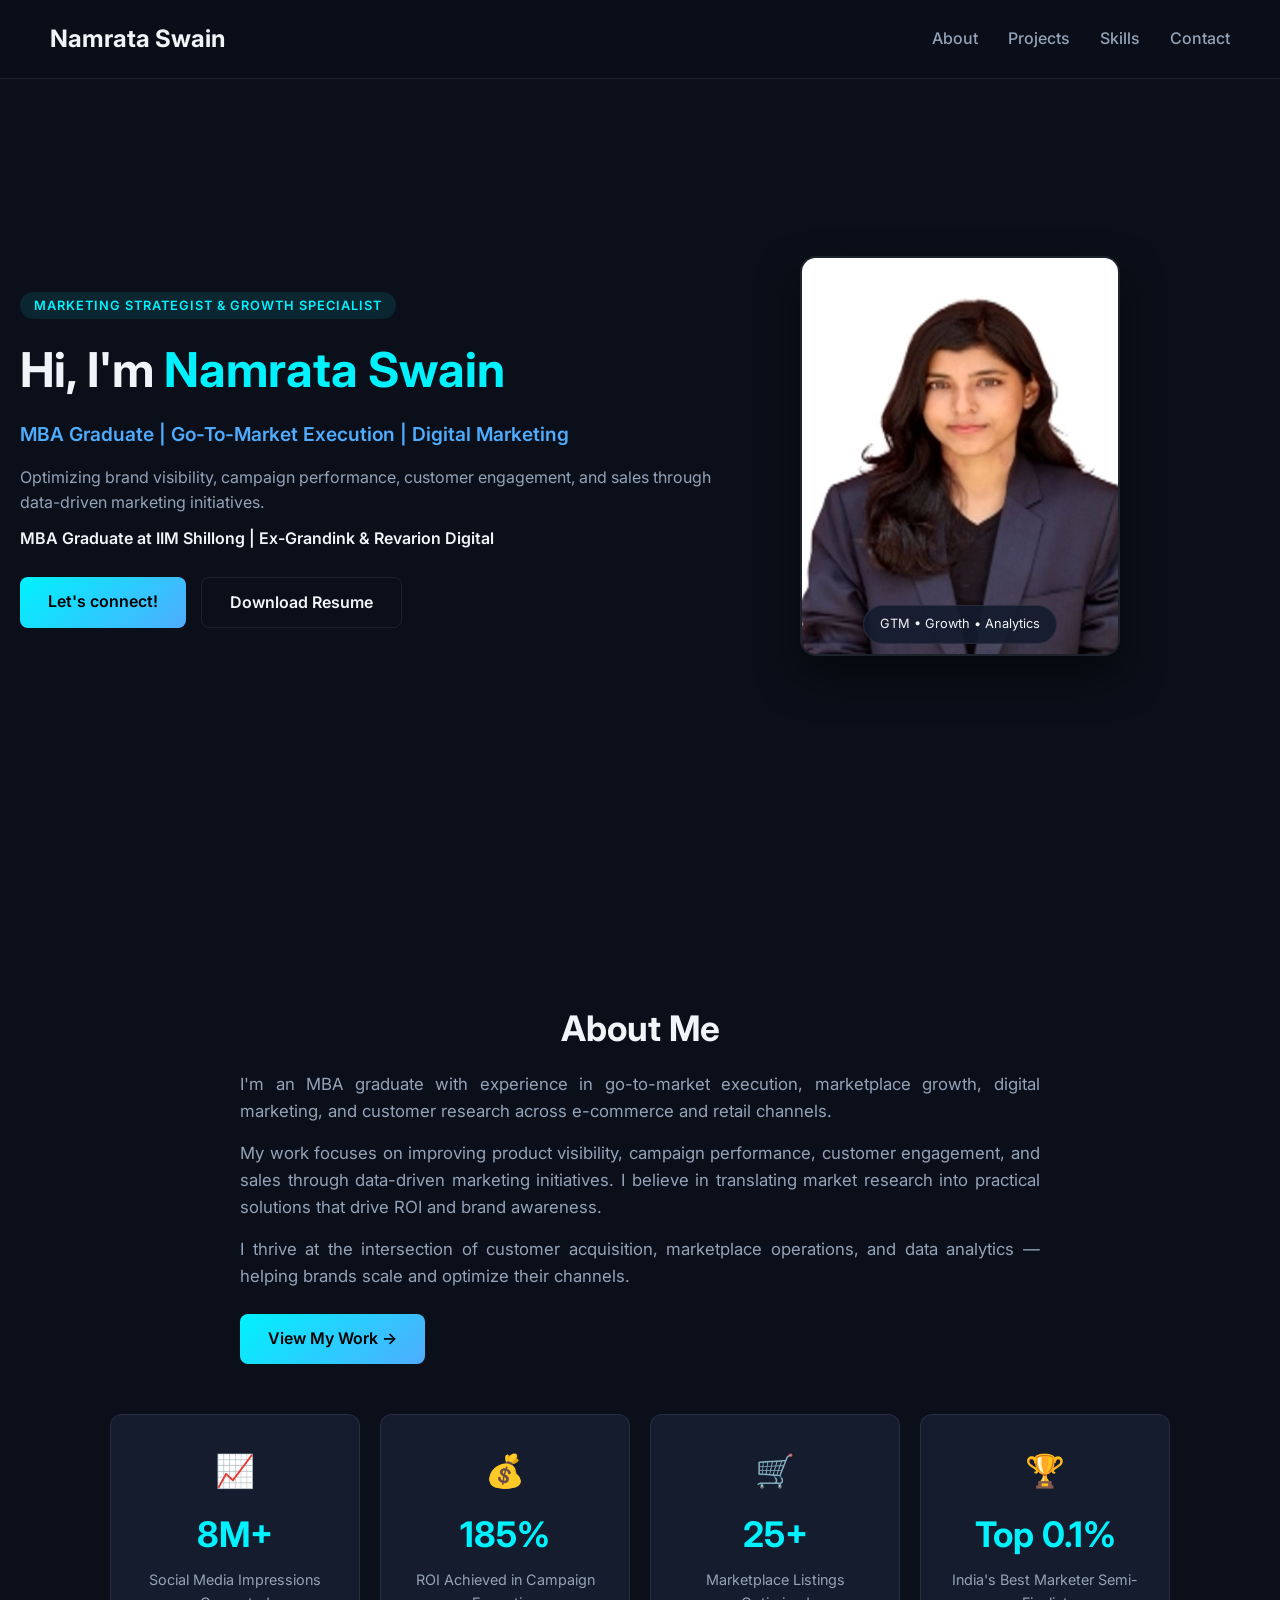
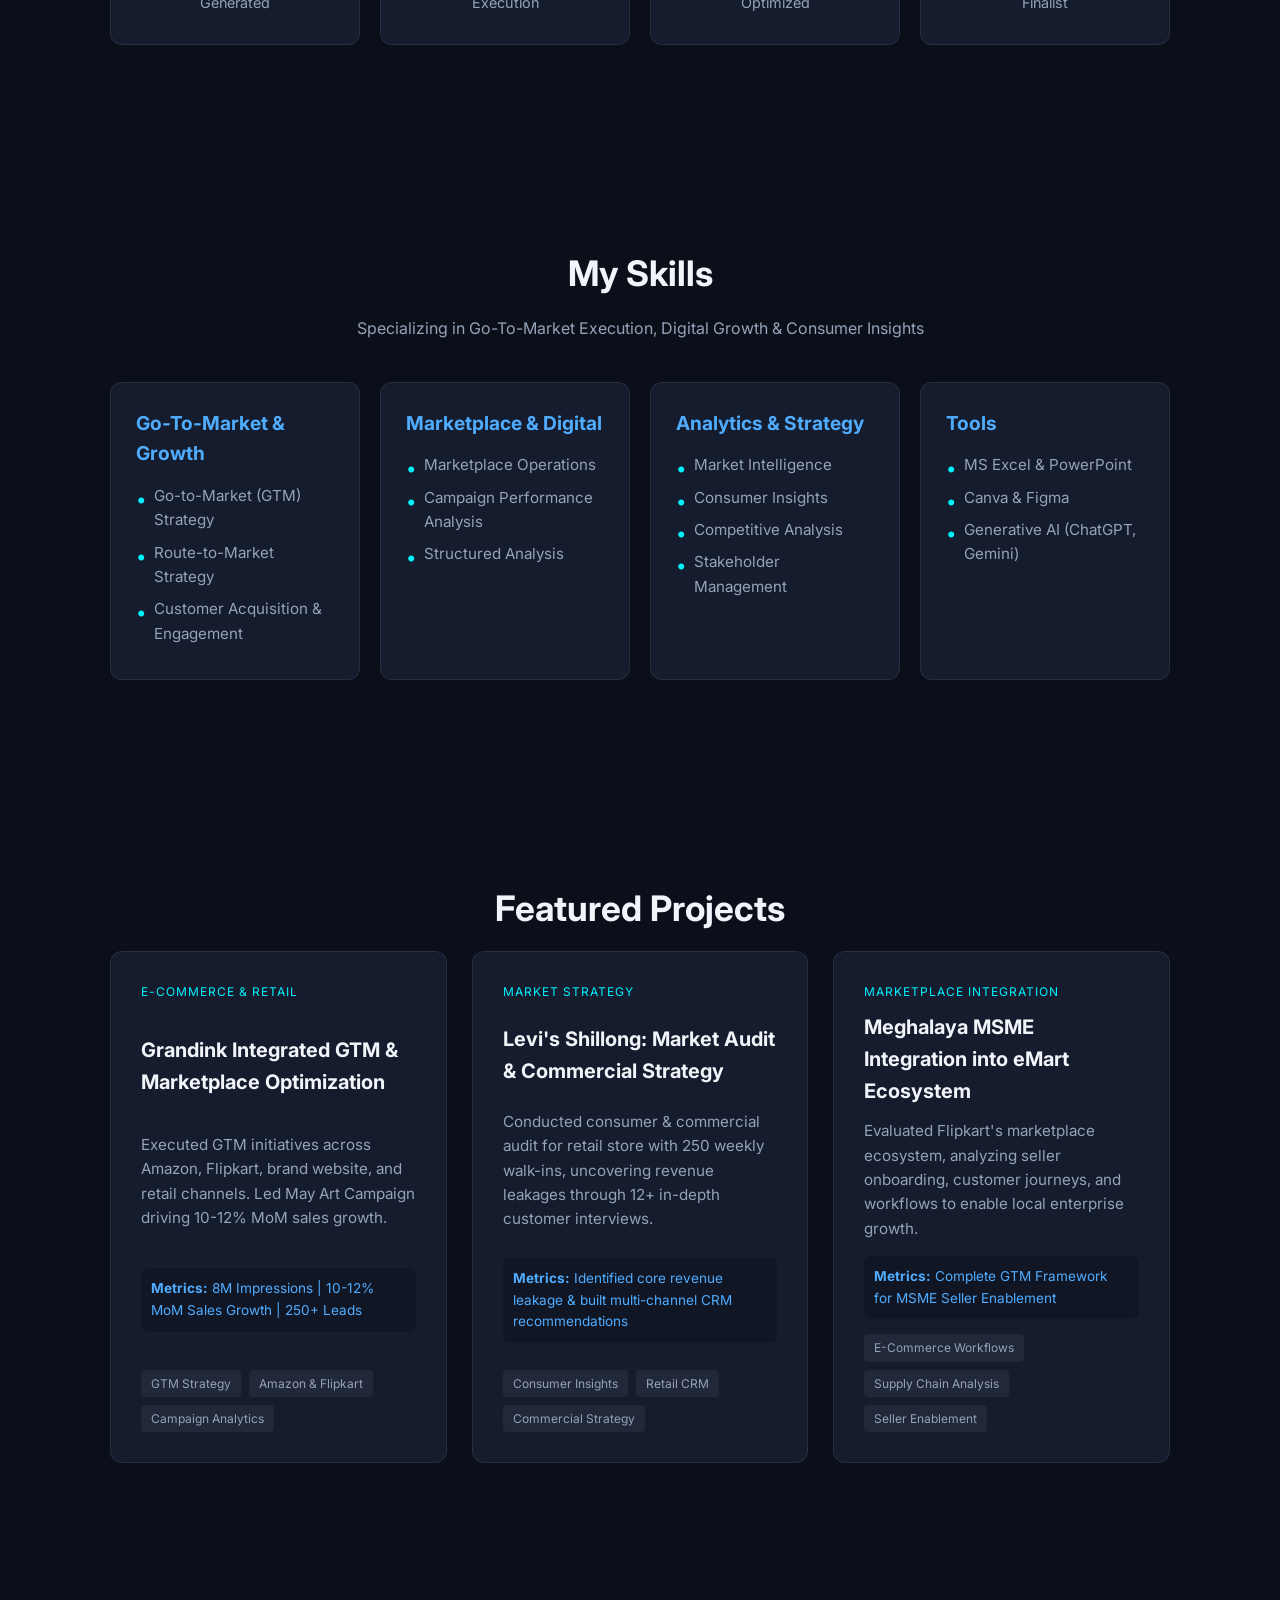
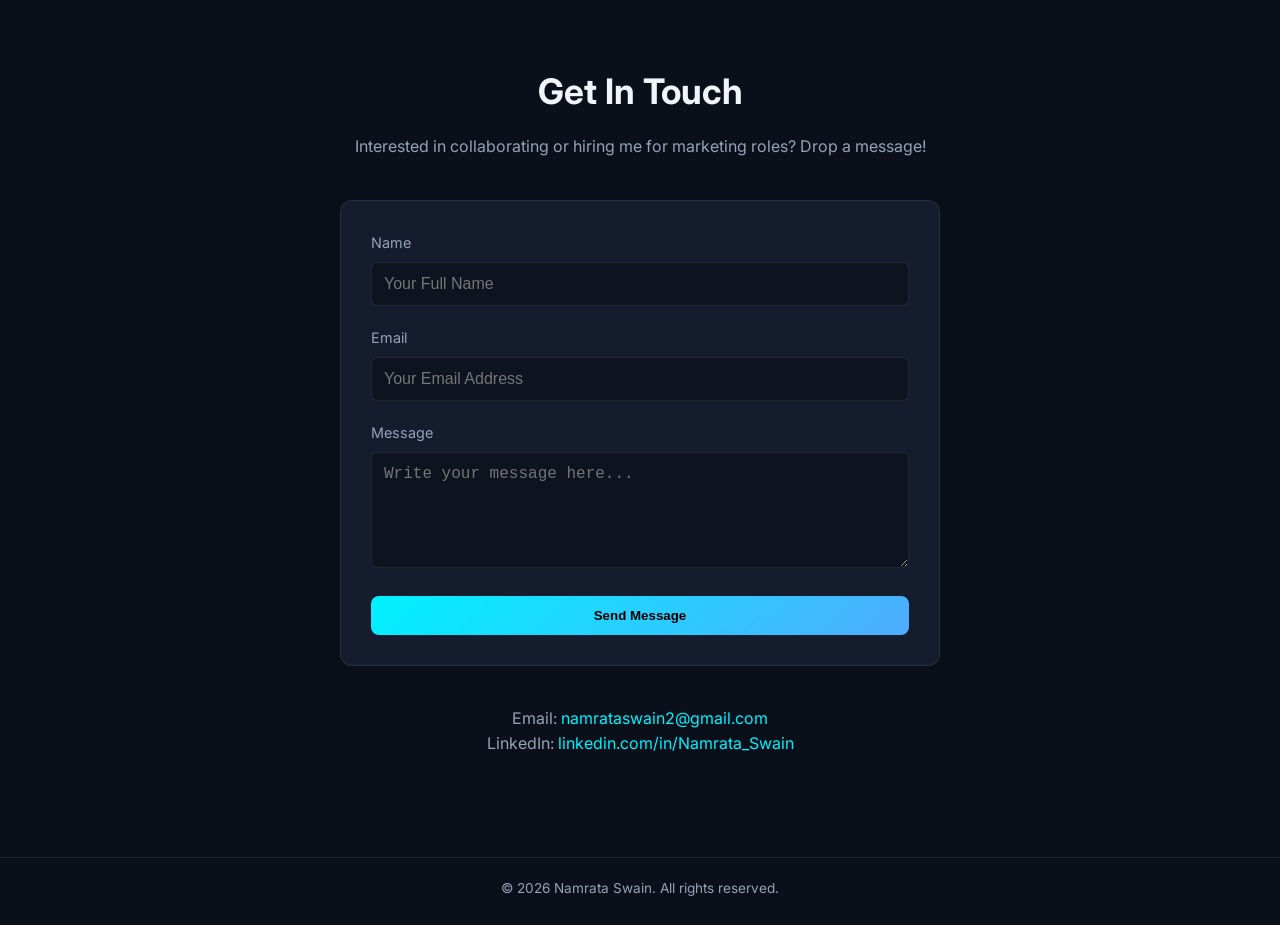
<file: index.html>
<!DOCTYPE html>
<html lang="en">
<head>
  <meta charset="UTF-8">
  <meta name="viewport" content="width=device-width, initial-scale=1.0">
  <title>Namrata Swain | Marketing Portfolio</title>
  <link rel="stylesheet" href="style.css">
  <link rel="preconnect" href="https://fonts.googleapis.com">
  <link rel="preconnect" href="https://fonts.gstatic.com" crossorigin>
  <link href="https://fonts.googleapis.com/css2?family=Inter:wght@300;400;600;700&display=swap" rel="stylesheet">
</head>
<body>

  <!-- Navigation Bar -->
  <nav class="navbar">
    <div class="logo">Namrata Swain</div>
    <ul class="nav-links">
      <li><a href="#about">About</a></li>
      <li><a href="#projects">Projects</a></li>
      <li><a href="#skills">Skills</a></li>
      <li><a href="#contact">Contact</a></li>
    </ul>
  </nav>

  <!-- Section 1: Hero / Introduction -->
  <section id="home" class="hero-section">
    <div class="hero-container">
      <div class="hero-text">
        <span class="badge">MARKETING STRATEGIST &amp; GROWTH SPECIALIST</span>
        <h1>Hi, I'm <span class="highlight">Namrata Swain</span></h1>
        <h2>MBA Graduate | Go-To-Market Execution | Digital Marketing</h2>
        <p>Optimizing brand visibility, campaign performance, customer engagement, and sales through data-driven marketing initiatives.</p>
        <p class="sub-lead">MBA Graduate at IIM Shillong | Ex-Grandink &amp; Revarion Digital</p>
        <div class="hero-buttons">
          <a href="#contact" class="btn btn-primary">Let's connect!</a>
          <a href="Namrata_Swain_CV.pdf" download class="btn btn-secondary">Download Resume</a>
        </div>
      </div>
      <div class="hero-image-container">
        <img src="profile.jpg" alt="Namrata Swain Photo" class="profile-img">
        <div class="img-badge">GTM • Growth • Analytics</div>
      </div>
    </div>
  </section>

  <!-- Section 2: About Me -->
  <section id="about" class="about-section">
    <div class="container">
      <h2 class="section-title">About Me</h2>
      <div class="about-content">
        <p>I'm an MBA graduate with experience in go-to-market execution, marketplace growth, digital marketing, and customer research across e-commerce and retail channels.</p>
        <p>My work focuses on improving product visibility, campaign performance, customer engagement, and sales through data-driven marketing initiatives. I believe in translating market research into practical solutions that drive ROI and brand awareness.</p>
        <p>I thrive at the intersection of customer acquisition, marketplace operations, and data analytics — helping brands scale and optimize their channels.</p>
        <div class="about-action">
          <a href="#projects" class="btn btn-primary">View My Work →</a>
        </div>
      </div>

      <!-- Highlights Grid -->
      <div class="stats-grid">
        <div class="stat-card">
          <div class="stat-icon">📈</div>
          <div class="stat-number">8M+</div>
          <div class="stat-label">Social Media Impressions Generated</div>
        </div>
        <div class="stat-card">
          <div class="stat-icon">💰</div>
          <div class="stat-number">185%</div>
          <div class="stat-label">ROI Achieved in Campaign Execution</div>
        </div>
        <div class="stat-card">
          <div class="stat-icon">🛒</div>
          <div class="stat-number">25+</div>
          <div class="stat-label">Marketplace Listings Optimized</div>
        </div>
        <div class="stat-card">
          <div class="stat-icon">🏆</div>
          <div class="stat-number">Top 0.1%</div>
          <div class="stat-label">India's Best Marketer Semi-Finalist</div>
        </div>
      </div>
    </div>
  </section>

  <!-- Section 3: Skills -->
  <section id="skills" class="skills-section">
    <div class="container">
      <h2 class="section-title">My Skills</h2>
      <p class="section-subtitle">Specializing in Go-To-Market Execution, Digital Growth &amp; Consumer Insights</p>
      
      <div class="skills-grid">
        <div class="skill-card">
          <h3>Go-To-Market &amp; Growth</h3>
          <ul>
            <li>Go-to-Market (GTM) Strategy</li>
            <li>Route-to-Market Strategy</li>
            <li>Customer Acquisition &amp; Engagement</li>
          </ul>
        </div>
        <div class="skill-card">
          <h3>Marketplace &amp; Digital</h3>
          <ul>
            <li>Marketplace Operations</li>
            <li>Campaign Performance Analysis</li>
            <li>Structured Analysis</li>
          </ul>
        </div>
        <div class="skill-card">
          <h3>Analytics &amp; Strategy</h3>
          <ul>
            <li>Market Intelligence</li>
            <li>Consumer Insights</li>
            <li>Competitive Analysis</li>
            <li>Stakeholder Management</li>
          </ul>
        </div>
        <div class="skill-card">
          <h3>Tools</h3>
          <ul>
            <li>MS Excel &amp; PowerPoint</li>
            <li>Canva &amp; Figma</li>
            <li>Generative AI (ChatGPT, Gemini)</li>
          </ul>
        </div>
      </div>
    </div>
  </section>

  <!-- Section 4: Projects -->
  <section id="projects" class="projects-section">
    <div class="container">
      <h2 class="section-title">Featured Projects</h2>
      <div class="projects-grid">
        
        <div class="project-card">
          <div class="project-tag">E-Commerce &amp; Retail</div>
          <h3>Grandink Integrated GTM &amp; Marketplace Optimization</h3>
          <p class="project-desc">Executed GTM initiatives across Amazon, Flipkart, brand website, and retail channels. Led May Art Campaign driving 10-12% MoM sales growth.</p>
          <div class="project-metrics">
            <span><strong>Metrics:</strong> 8M Impressions | 10-12% MoM Sales Growth | 250+ Leads</span>
          </div>
          <div class="project-tools">
            <span class="tool-badge">GTM Strategy</span>
            <span class="tool-badge">Amazon &amp; Flipkart</span>
            <span class="tool-badge">Campaign Analytics</span>
          </div>
        </div>

        <div class="project-card">
          <div class="project-tag">Market Strategy</div>
          <h3>Levi's Shillong: Market Audit &amp; Commercial Strategy</h3>
          <p class="project-desc">Conducted consumer &amp; commercial audit for retail store with 250 weekly walk-ins, uncovering revenue leakages through 12+ in-depth customer interviews.</p>
          <div class="project-metrics">
            <span><strong>Metrics:</strong> Identified core revenue leakage &amp; built multi-channel CRM recommendations</span>
          </div>
          <div class="project-tools">
            <span class="tool-badge">Consumer Insights</span>
            <span class="tool-badge">Retail CRM</span>
            <span class="tool-badge">Commercial Strategy</span>
          </div>
        </div>

        <div class="project-card">
          <div class="project-tag">Marketplace Integration</div>
          <h3>Meghalaya MSME Integration into eMart Ecosystem</h3>
          <p class="project-desc">Evaluated Flipkart's marketplace ecosystem, analyzing seller onboarding, customer journeys, and workflows to enable local enterprise growth.</p>
          <div class="project-metrics">
            <span><strong>Metrics:</strong> Complete GTM Framework for MSME Seller Enablement</span>
          </div>
          <div class="project-tools">
            <span class="tool-badge">E-Commerce Workflows</span>
            <span class="tool-badge">Supply Chain Analysis</span>
            <span class="tool-badge">Seller Enablement</span>
          </div>
        </div>

      </div>
    </div>
  </section>

  <!-- Section 5: Contact -->
  <section id="contact" class="contact-section">
    <div class="container">
      <h2 class="section-title">Get In Touch</h2>
      <p class="section-subtitle">Interested in collaborating or hiring me for marketing roles? Drop a message!</p>
      
      <!-- Updated Formspree Action Below -->
      <form action="https://formspree.io/f/xjykwvrz" method="POST" class="contact-form">
        <div class="form-group">
          <label for="name">Name</label>
          <input type="text" id="name" name="name" placeholder="Your Full Name" required>
        </div>
        <div class="form-group">
          <label for="email">Email</label>
          <input type="email" id="email" name="email" placeholder="Your Email Address" required>
        </div>
        <div class="form-group">
          <label for="message">Message</label>
          <textarea id="message" name="message" rows="5" placeholder="Write your message here..." required></textarea>
        </div>
        <button type="submit" class="btn btn-primary btn-block">Send Message</button>
      </form>

      <div class="contact-footer">
        <p>Email: <a href="mailto:namrataswain2@gmail.com">namrataswain2@gmail.com</a></p>
        <p>LinkedIn: <a href="https://linkedin.com/in/Namrata_Swain" target="_blank">linkedin.com/in/Namrata_Swain</a></p>
      </div>
    </div>
  </section>

  <footer class="footer">
    <p>© 2026 Namrata Swain. All rights reserved.</p>
  </footer>

</body>
</html>
</file>
<file: style.css>
:root {
  --bg-dark: #0b0f19;
  --bg-card: #151c2e;
  --text-main: #f1f5f9;
  --text-muted: #94a3b8;
  --accent-cyan: #00f2fe;
  --accent-purple: #4facfe;
  --btn-gradient: linear-gradient(135deg, #00f2fe 0%, #4facfe 100%);
  --card-border: rgba(255, 255, 255, 0.08);
}

* {
  margin: 0;
  padding: 0;
  box-sizing: border-box;
}

body {
  font-family: 'Inter', sans-serif;
  background-color: var(--bg-dark);
  color: var(--text-main);
  line-height: 1.6;
  scroll-behavior: smooth;
}

.container {
  max-width: 1100px;
  margin: 0 auto;
  padding: 0 20px;
}

/* Navbar */
.navbar {
  display: flex;
  justify-content: space-between;
  align-items: center;
  padding: 20px 50px;
  position: fixed;
  top: 0;
  width: 100%;
  background: rgba(11, 15, 25, 0.9);
  backdrop-filter: blur(10px);
  z-index: 1000;
  border-bottom: 1px solid var(--card-border);
}

.logo {
  font-size: 1.5rem;
  font-weight: 700;
  color: var(--text-main);
}

.nav-links {
  display: flex;
  list-style: none;
  gap: 30px;
}

.nav-links a {
  color: var(--text-muted);
  text-decoration: none;
  font-weight: 500;
  transition: color 0.3s;
}

.nav-links a:hover {
  color: var(--accent-cyan);
}

/* Sections */
section {
  padding: 100px 20px;
}

.section-title {
  font-size: 2.2rem;
  font-weight: 700;
  margin-bottom: 15px;
  text-align: center;
}

.section-subtitle {
  text-align: center;
  color: var(--text-muted);
  margin-bottom: 40px;
}

/* Hero Section */
.hero-section {
  min-height: 100vh;
  display: flex;
  align-items: center;
  justify-content: space-between;
  padding-top: 120px;
}

.hero-container {
  max-width: 1100px;
  display: flex;
  align-items: center;
  gap: 50px;
  flex-wrap: wrap;
}

.hero-text {
  flex: 1;
  min-width: 300px;
}

.badge {
  background: rgba(0, 242, 254, 0.1);
  color: var(--accent-cyan);
  padding: 6px 14px;
  border-radius: 20px;
  font-size: 0.8rem;
  font-weight: 600;
  letter-spacing: 1px;
}

.hero-text h1 {
  font-size: 3rem;
  margin: 15px 0 10px;
}

.highlight {
  color: var(--accent-cyan);
}

.hero-text h2 {
  font-size: 1.2rem;
  color: var(--accent-purple);
  margin-bottom: 15px;
  font-weight: 600;
}

.hero-text p {
  color: var(--text-muted);
  margin-bottom: 10px;
}

.sub-lead {
  font-weight: 600;
  color: var(--text-main) !important;
  margin-bottom: 25px !important;
}

.hero-buttons {
  display: flex;
  gap: 15px;
}

/* Buttons */
.btn {
  padding: 12px 28px;
  border-radius: 8px;
  text-decoration: none;
  font-weight: 600;
  transition: all 0.3s ease;
  cursor: pointer;
  display: inline-block;
  border: none;
}

.btn-primary {
  background: var(--btn-gradient);
  color: #000;
}

.btn-primary:hover {
  transform: translateY(-2px);
  box-shadow: 0 10px 20px rgba(0, 242, 254, 0.3);
}

.btn-secondary {
  background: transparent;
  color: var(--text-main);
  border: 1px solid var(--card-border);
}

.btn-secondary:hover {
  border-color: var(--accent-cyan);
  color: var(--accent-cyan);
}

.btn-block {
  width: 100%;
}

/* Hero Image */
.hero-image-container {
  position: relative;
}

.profile-img {
  width: 320px;
  height: 400px;
  object-fit: cover;
  border-radius: 16px;
  border: 2px solid var(--card-border);
  box-shadow: 0 20px 40px rgba(0, 0, 0, 0.5);
}

.img-badge {
  position: absolute;
  bottom: 20px;
  left: 50%;
  transform: translateX(-50%);
  background: rgba(21, 28, 46, 0.9);
  padding: 8px 16px;
  border-radius: 20px;
  font-size: 0.8rem;
  border: 1px solid var(--card-border);
  white-space: nowrap;
}

/* About & Stats */
.about-content {
  max-width: 800px;
  margin: 0 auto 50px;
  text-align: justify;
  text-justify: inter-word;
}

.about-content p {
  color: var(--text-muted);
  margin-bottom: 15px;
  font-size: 1.05rem;
}

.about-action {
  margin-top: 25px;
}

.stats-grid {
  display: grid;
  grid-template-columns: repeat(auto-fit, minmax(220px, 1fr));
  gap: 20px;
  margin-top: 40px;
}

.stat-card {
  background: var(--bg-card);
  padding: 30px 20px;
  border-radius: 12px;
  text-align: center;
  border: 1px solid var(--card-border);
  transition: all 0.3s ease;
}

.stat-card:hover {
  transform: translateY(-8px);
  border-color: var(--accent-cyan);
  box-shadow: 0 10px 30px rgba(0, 242, 254, 0.15);
}

.stat-icon {
  font-size: 2rem;
  margin-bottom: 10px;
}

.stat-number {
  font-size: 2.2rem;
  font-weight: 700;
  color: var(--accent-cyan);
}

.stat-label {
  color: var(--text-muted);
  font-size: 0.9rem;
  margin-top: 5px;
}

/* Skills Grid */
.skills-grid {
  display: grid;
  grid-template-columns: repeat(auto-fit, minmax(240px, 1fr));
  gap: 20px;
}

.skill-card {
  background: var(--bg-card);
  padding: 25px;
  border-radius: 12px;
  border: 1px solid var(--card-border);
  transition: transform 0.3s ease;
}

.skill-card:hover {
  transform: translateY(-5px);
  border-color: var(--accent-cyan);
}

.skill-card h3 {
  font-size: 1.2rem;
  margin-bottom: 15px;
  color: var(--accent-purple);
}

.skill-card ul {
  list-style: none;
}

.skill-card li {
  color: var(--text-muted);
  margin-bottom: 8px;
  font-size: 0.95rem;
  position: relative;
  padding-left: 18px;
}

.skill-card li::before {
  content: "•";
  color: var(--accent-cyan);
  position: absolute;
  left: 0;
  font-size: 1.2rem;
}

/* Projects */
.projects-grid {
  display: grid;
  grid-template-columns: repeat(auto-fit, minmax(300px, 1fr));
  gap: 25px;
}

.project-card {
  background: var(--bg-card);
  padding: 30px;
  border-radius: 12px;
  border: 1px solid var(--card-border);
  display: flex;
  flex-direction: column;
  justify-content: space-between;
  transition: border-color 0.3s ease;
}

.project-card:hover {
  border-color: var(--accent-cyan);
}

.project-tag {
  font-size: 0.75rem;
  color: var(--accent-cyan);
  text-transform: uppercase;
  letter-spacing: 1px;
  margin-bottom: 10px;
}

.project-card h3 {
  font-size: 1.25rem;
  margin-bottom: 12px;
}

.project-desc {
  color: var(--text-muted);
  font-size: 0.95rem;
  margin-bottom: 15px;
}

.project-metrics {
  background: rgba(0, 0, 0, 0.2);
  padding: 10px;
  border-radius: 6px;
  font-size: 0.85rem;
  color: var(--accent-purple);
  margin-bottom: 15px;
}

.project-tools {
  display: flex;
  gap: 8px;
  flex-wrap: wrap;
}

.tool-badge {
  background: rgba(255, 255, 255, 0.05);
  padding: 4px 10px;
  border-radius: 4px;
  font-size: 0.75rem;
  color: var(--text-muted);
}

/* Contact Form */
.contact-form {
  max-width: 600px;
  margin: 0 auto 40px;
  background: var(--bg-card);
  padding: 30px;
  border-radius: 12px;
  border: 1px solid var(--card-border);
}

.form-group {
  margin-bottom: 20px;
}

.form-group label {
  display: block;
  margin-bottom: 8px;
  font-size: 0.9rem;
  color: var(--text-muted);
}

.form-group input,
.form-group textarea {
  width: 100%;
  padding: 12px;
  background: rgba(0, 0, 0, 0.3);
  border: 1px solid var(--card-border);
  border-radius: 6px;
  color: #fff;
  font-size: 1rem;
}

.form-group input:focus,
.form-group textarea:focus {
  outline: none;
  border-color: var(--accent-cyan);
}

.contact-footer {
  text-align: center;
  color: var(--text-muted);
}

.contact-footer a {
  color: var(--accent-cyan);
  text-decoration: none;
}

/* Footer */
.footer {
  text-align: center;
  padding: 20px;
  border-top: 1px solid var(--card-border);
  color: var(--text-muted);
  font-size: 0.85rem;
}

/* Mobile Responsiveness */
@media (max-width: 768px) {
  .hero-container {
    flex-direction: column;
    text-align: center;
  }
  .hero-buttons {
    justify-content: center;
  }
  .navbar {
    padding: 15px 20px;
  }
  .nav-links {
    gap: 15px;
    font-size: 0.9rem;
  }
}
</file>
